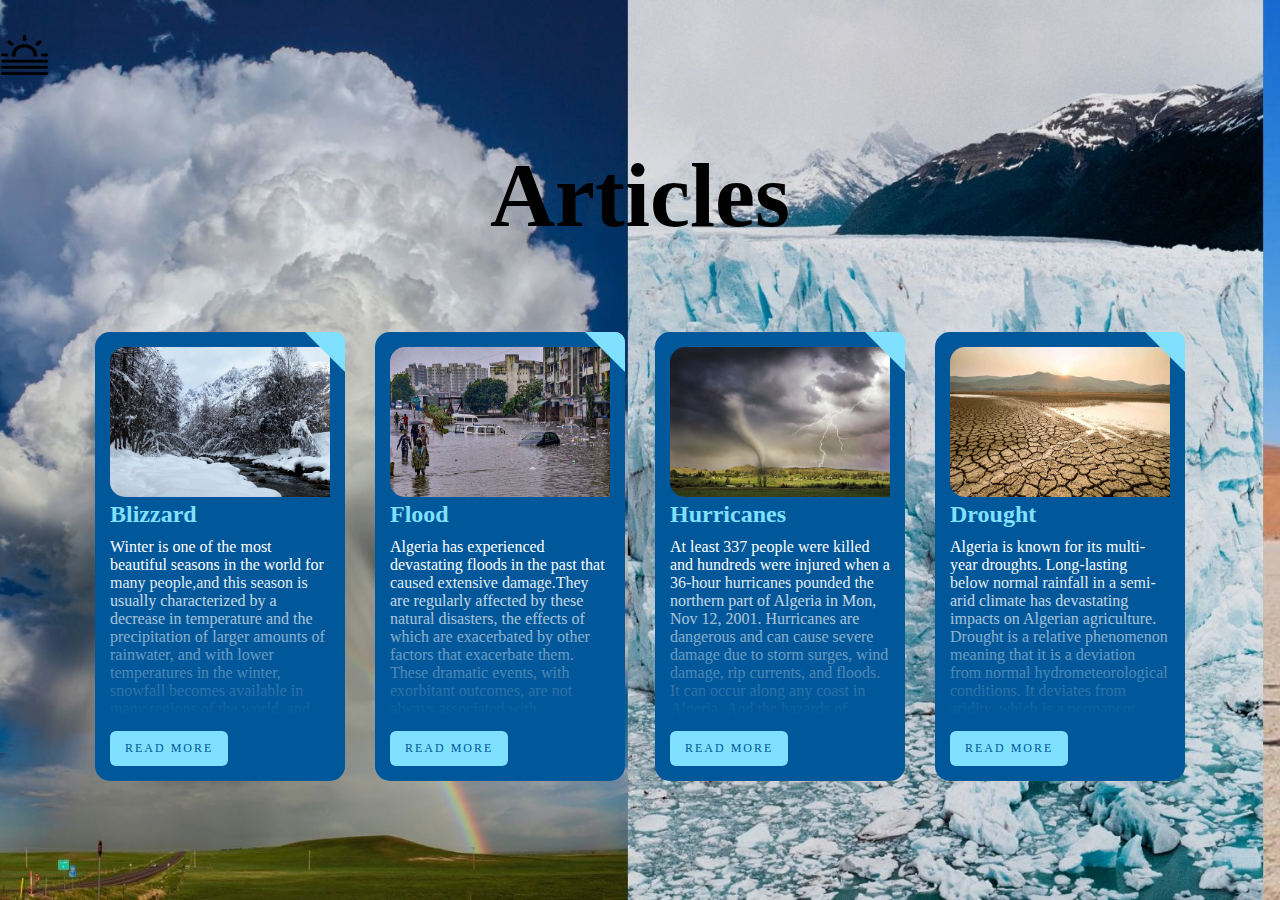
<file: articles.html>
<!DOCTYPE html>
<html lang="en">
<head>
    <meta charset="UTF-8">
    <meta http-equiv="X-UA-Compatible" content="IE=edge">
    <meta name="viewport" content="width=device-width, initial-scale=1.0">
    <link rel="stylesheet" href="./style.css">

    <title>Document</title>
</head>
<body>
    
     
    <div class="container">
            <div class="section-title">
                    <h1 class="app-title">Articles</h1>
            </div>
            <div class="card">
                <div class="image">
                    <img src="./img/img1.png">
                </div>
                <div class="content">
                    <h1>Blizzard</h1>
                    <p>Winter is one of the most beautiful seasons in the world for many people,and this 
                    season is usually characterized by a decrease in temperature and the precipitation of larger amounts of rainwater, and with lower temperatures in the winter, snowfall becomes available in many regions of the world, and snow falls when the temperature drops the atmosphere below zero, which causes some changes to the human lifestyle in the snowfall areas, causing some injuries in snowy conditions, which calls for identifying the most important ways to prevent injuries in snowy conditions, and in this article, we will Take some ways to prevent injuries in snowy conditions:
                    <br>- Stay away from roads where snow accumulates to avoid slipping, especially for those who drive in snowy conditions.
                    <br>- Stay home during a blizzard and only go out when absolutely necessary.
                    <br>- Take all safe measures to generate electrical power in case of interruption from homes, and perform periodic maintenance of electrical generators, and place them in safe places away from home windows.
                    <br>- Equip the house with safety devices, fire detectors, and insulation systems that prevent water or gas from entering the house.</p>
                    <br>
                    <p class="rem">*** GOD SAVE EVERYONE ***</p>
                </div>
                <a class="more"></a>
            </div>

            <div class="card">
                       <div class="image">
                           <img src="./img/img2.png">
                       </div>
                      <div class="content">
                       <h1>Flood</h1>
                         <p>Algeria has experienced devastating floods in the past that caused extensive damage.They are regularly affected by these natural disasters, the effects of which are exacerbated by other factors that exacerbate them. 
                         These dramatic events, with exorbitant outcomes, are not always associated with exceptional climatic situations and occur after seasonal Ra in episodes and are not exceptional. The main event is the floods that affected the Bab El-Oued region (Algeria) on November 10, 2001 which caused one of the most unique and worst crises that resulted in the deaths of more than 800 people, 150 people missing, and the displacement of 30,000 people, in addition to net damage An economic value of more than 250 million euros.
                         It causes significant psychological trauma. The second significant flood, in and around the Algerian oasis of Ghardaia on October 2, 2008, caused by torrential rains killed at least 33 people, injured 50 others and displaced nearly 2,000 families. Several other flood events were recorded in several Algerian cities. 
                         This flood event is often described as rapidly developing events that leave little time for people to take action to minimize damage so we will give some tips for dealing with the situation:
                         <br>- Green roofs/rooftop gardens.
                         <br>- Create flood plains and overflow areas for rivers
                         <br>- Separating rainwater from the sewer system
                         <br>- Install water infiltration and attenuation systems
                         <br>- Keep the sewer system clean, so it can do its job
                         <br>- Hope for the best, but plan or the worst
                         <br>- Improve flood warning mechanisms
                         We can't just leave it up to the government, municipalities, environmentalists or urban planners to put an infrastructure in place to prevent urban flooding. We each of us must make it our personal responsibility to adapt to climate change. Whether it's collecting rainwater or building a garden on top of our roofs, it's imperative that we take the steps necessary to be part of the rainwater management solution.</p>
                         <br>
                         <p class="rem">*** GOD SAVE EVERYONE ***</p>
            </div>
            <a class="more"></a>
           </div>

           <div class="card">
            <div class="image">
                <img src="./img/img3.png">
            </div>
            <div class="content">
            <h1>Hurricanes</h1>
            <p>At least 337 people were killed and hundreds were injured when a 36-hour hurricanes pounded the northern part of Algeria in Mon, Nov 12, 2001.
            Hurricanes are dangerous and can cause severe damage due to storm surges, wind damage, rip currents, and floods. It can occur along any coast in Algeria .And the hazards of hurricanes are numerous and dangerous. Usually, residents have just a few days’ warning before the storm hits, bringing with it heavy rain, flooding, high winds, storm surges (when the storm pushes sea water inland), and possibly even tornadoes.Making protective home upgrades is key to preventing or reducing damage from happening to your property, and protecting your family. There are a number of natural disaster preparation projects ideal for homes that experience occasional to frequent storms:
            <br>-When a hurricane warning is issued, rush to the nearest store. As much as possible, keep the following things close at hand : Extra batteries,Candles or lamps with fuel,Matches,Materials and tools for emergency home repairs–such as heavy plastic sheeting, plywood, a hammer...,Food that you don’t have to refrigerate or cook,First aid supplies,A portable NOAA weather radio,A wrench and other basic tools.
            <br>-Some of these helpful storm protection upgrades include installing impact-resistant doors, hurricane shutters, roof braces, and water barriers (where flooding is a concern).
            <br>-The term “impact resistant" refers to shutters, windows, and doors that have been proven to resist the impact from large windborne debris. The strongest impact-resistant windows are capable of withstanding storm winds of up to 200 miles per hour. While impact-resistant windows and doors are more expensive, some insurance companies offer substantial premium discounts. Plus, they will save on utilities with better insulated homes.
            <br>Severe storms drain electrical power, making it unavailable for days, weeks, and even months on end. Having a backup generator ensures you get power, even after the fiercest storm.
            </p>
            <br>
            <p class="rem">*** GOD SAVE EVERYONE ***</p>
            </div>
            <a class="more"></a>
          </div>
      

           <div class="card">
             <div class="image">
                <img src="./img/img4.png">
            </div>
            <div class="content">
            <h1>Drought</h1>
            <p>Algeria is known for its multi-year droughts. Long-lasting below normal rainfall in a semi-arid climate has devastating impacts on Algerian agriculture.
            Drought is a relative phenomenon meaning that it is a deviation from normal hydrometeorological conditions. It deviates from aridity, which is a permanent feature of a dry climate (in this study low average rainfall), and is not water scarcity (long-term unsustainable use of water resources).Drought causes great difficulty due to lack of water for drinking, cleaning and irrigation of crops. If you live in a drought-prone area, it will be helpful to take some steps to ensure that you and your community are as prepared as possible in the event of a drought.
            Serious droughts can result in water shortages that could last weeks or months. With proper rationing and conservation, however, you and your household can hold out for several weeks on stored drinking water. If you live in a drought-prone area, it would be a good idea to have a plan in place for what you'll do in the event of a drought. By drawing up a plan, you and your family can be prepared for when a drought does hit:
            <br>-Make sure everyone in your house knows the limits on water usage in the event of a drought.
            <br>-keep some extra water stocked in case of a medical emergency. If someone gets sick or injured, they'll need to drink more to stay hydrated. You also will need the water to clean any wounds.
            <br>-If a situation gets dire and drinking water is getting scarce, don't ration to the point of dehydration. Lost hikers have been found dying of dehydration when they still had water left because they were trying to conserve. Drink what you need to stay alive.
            <br>-Thousands of gallons of water fall on your property every year. Take advantage of this by harvesting some of it. You can stock this rainwater for drought-conditions by using it to water your lawn and cleaning. In the meantime, you can use it to take a good chunk out of your water bill. Installing one is easy.
            <br>-Check for and repair any leaks in your home.
            </p>
            <br>
            <p class="rem">*** GOD SAVE EVERYONE ***</p>
            </div>
            <a class="more"></a>
          </div>
    </div> 
    <div class="containernnav">
      <nav class="header__nav nav-bar">
        
          <div class="toggle-menu">
            <img src="./icons/Icon metro-weather.png">
            
          </div>
          <ul class="nav-list">
            <li class="nav-list-item"><a href="./index.html" target="_self"><img src="./icons/Icon awesome-home.png"></a></li>
            <li class="nav-list-item"> <a href="./siteweather.html"><img src="./icons/Icon material-watch-later.png"></a></li>
            <li class="nav-list-item">
              <a href ="articles.html" target="_self"><img src="./icons/Icon open-spreadsheet.png"> </a>
            </li>
            <li class="nav-list-item"><a href="./favo.html"><img src="./icons/Icon material-favorite.png"></a></li>
            <li class="nav-list-item">
              <a href="./Team.html"><img src="./icons/Icon open-people.png"></a>
            </li>
          </ul>
        </nav>
      </div>
         

</body>
<script>
    let more=document.querySelectorAll('.more');
for (let i = 0; i < more.length; i++) {
	more[i].addEventListener('click',function () {
		more[i].parentNode.classList.toggle('active')
	})
};
let toggleButton = document.querySelector('.toggle-menu');
let navBar = document.querySelector('.nav-bar');
toggleButton.addEventListener('click', function () {
	navBar.classList.toggle('toggle');
});
</script>

</html>
</file>
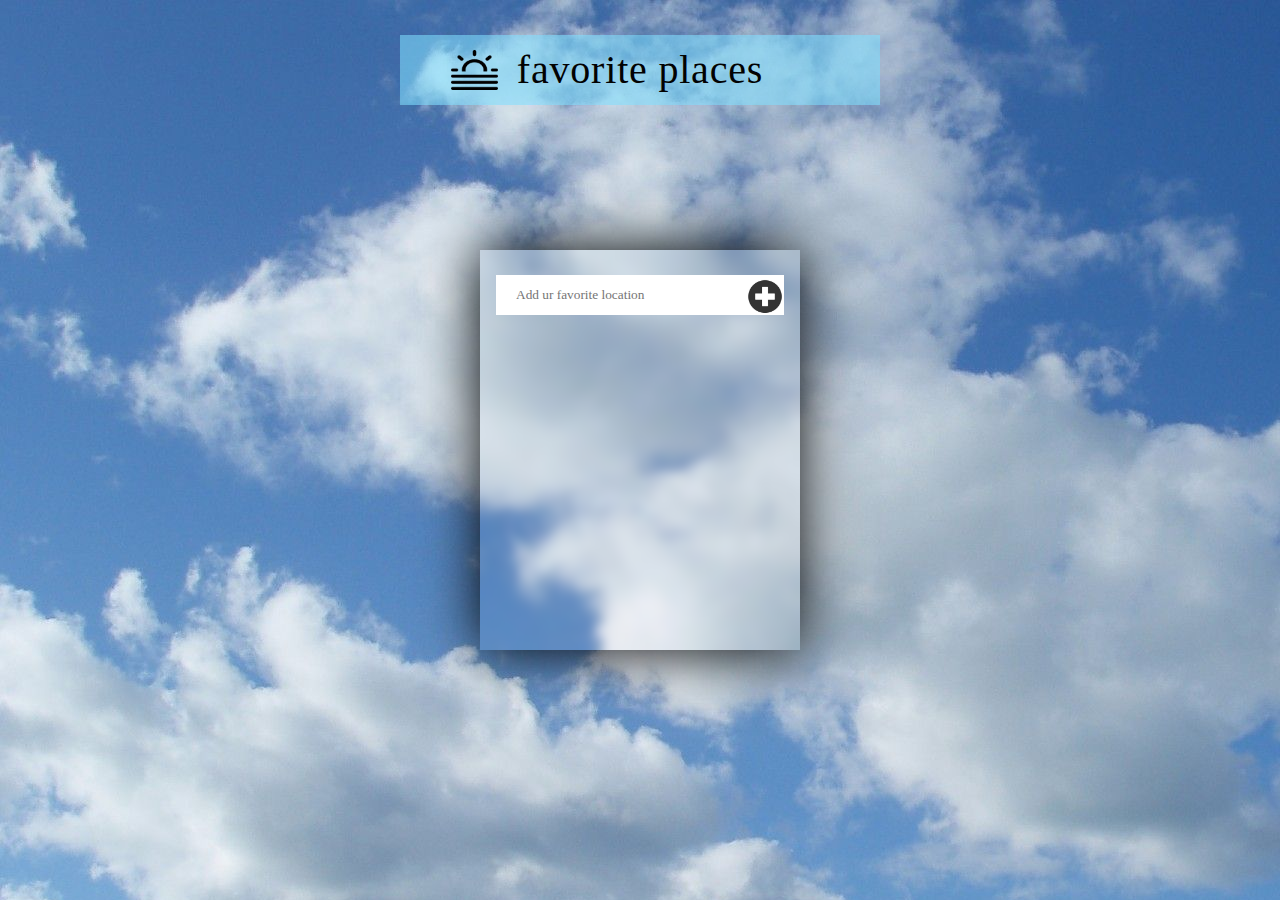
<file: favo.html>
<!DOCTYPE html>
<html lang="en">
<head>
    <meta charset="UTF-8">
    <meta http-equiv="X-UA-Compatible" content="IE=edge">
    <meta name="viewport" content="width=device-width, initial-scale=1.0">

    <link rel="stylesheet" href="favo.css">
    
    <title>weather | fav</title>
</head>
<body>
  <div class="containernnav">
    <nav class="header__nav nav-bar">
      
        <div class="toggle-menu">
          <img src="./icons/Icon metro-weather.png">
          
        </div>
        <ul class="nav-list">
          <li class="nav-list-item"><a href="./index.html" target="_self"><img src="./icons/Icon awesome-home.png"></a></li>
          <li class="nav-list-item"> <a href="./siteweather.html"><img src="./icons/Icon material-watch-later.png"></a></li>
          <li class="nav-list-item">
            <a href ="articles.html" target="_self"><img src="./icons/Icon open-spreadsheet.png"> </a>
          </li>
          <li class="nav-list-item"><a href="./favo.html"><img src="./icons/Icon material-favorite.png"></a></li>
          <li class="nav-list-item">
            <a href="./Team.html"><img src="./icons/Icon open-people.png"></a>
          </li>
        </ul>
      </nav>
    </div>
        <p class="app-title">favorite places </p>
    <div class="container">
      <input
      id="search"
      type="text"
      class="addtxt" 
      placeholder="Add ur favorite location"
      autocomplete="off"/>
		<button class="addBtn" onclick="addElement()">
			<img src="./img/plus.png">
		</button>
		<div class="list">
        </div>
		</div>
</body>
<script src="favo.js"></script>



</html>
</file>
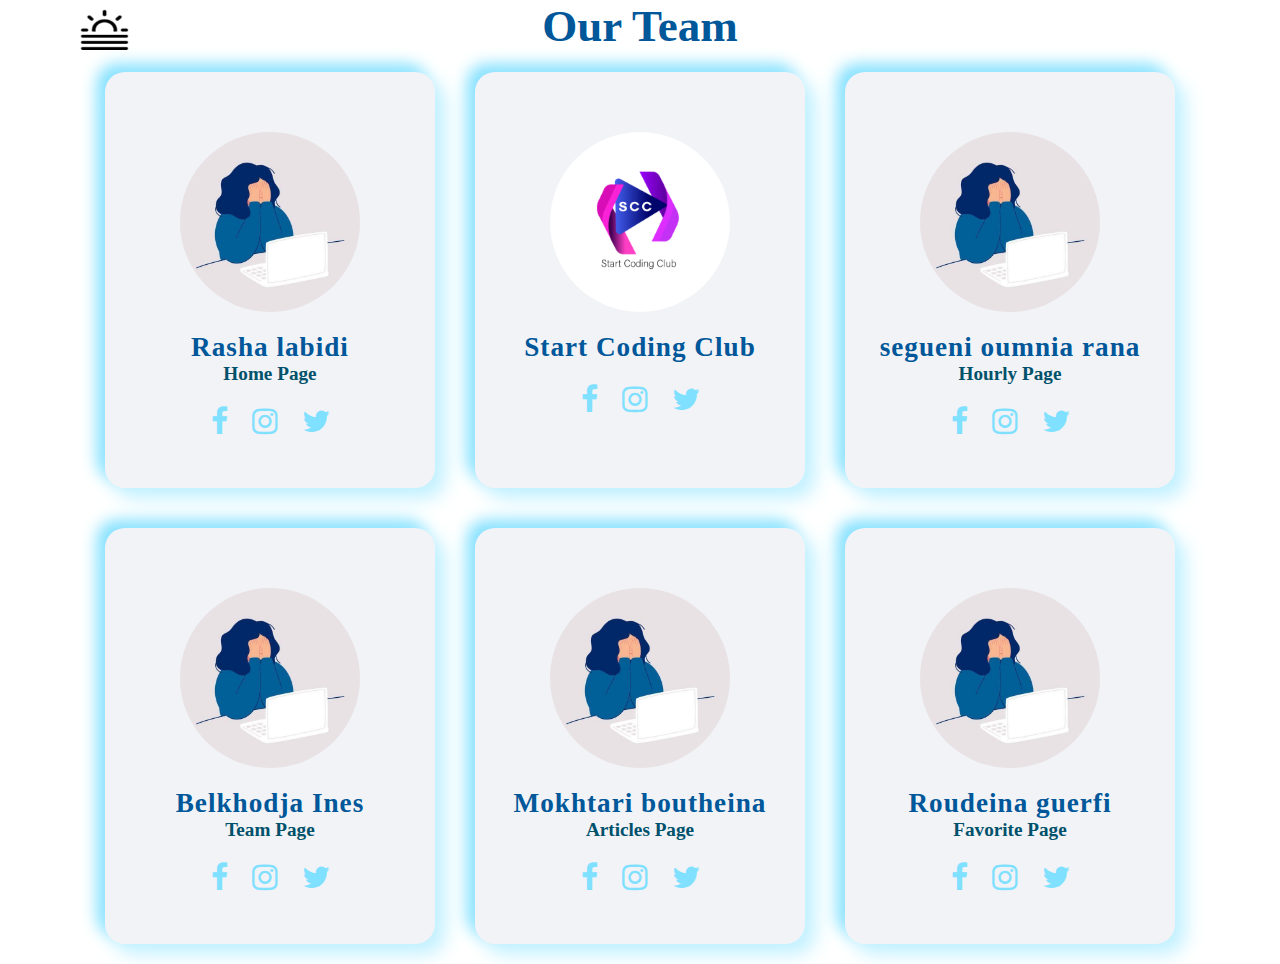
<file: Team.html>
<!DOCTYPE html>
<html lang="en">
<head>
   <meta charset="UTF-8">
   <meta http-equiv="X-UA-Compatible" content="IE=edge">
         <meta name="viewport" content="width=device-width, initial-scale=1.0">
   <link rel="stylesheet" href="https://cdnjs.cloudflare.com/ajax/libs/font-awesome/4.7.0/css/font-awesome.css"/>
                    <link rel="stylesheet" href="team.css">
   <title>Team sec</title>


</head>
<body>
    <div class="containernnav">
        <nav class="header__nav nav-bar">
          
            <div class="toggle-menu">
              <img src="./icons/Icon metro-weather.png">
              
            </div>
            <ul class="nav-list">
              <li class="nav-list-item"><a href="./index.html" target="_self"><img src="./icons/Icon awesome-home.png"></a></li>
              <li class="nav-list-item"> <a href="./siteweather.html"><img src="./icons/Icon material-watch-later.png"></a></li>
              <li class="nav-list-item">
                <a href ="articles.html" target="_self"><img src="./icons/Icon open-spreadsheet.png"> </a>
              </li>
              <li class="nav-list-item"><a href="./favo.html"><img src="./icons/Icon material-favorite.png"></a></li>
              <li class="nav-list-item">
                <a href="./Team.html"><img src="./icons/Icon open-people.png"></a>
              </li>
            </ul>
          </nav>
        </div>    
     


   <div class="container1">
    <div class="titlet">
            <h1>Our Team</h1> 
        </div>
    <div class="container">
        
      
        <div class="card">
            <div class="content">
                <div class="imgBx">
                    <img src="./img/129897664_995724124271289_5512700274134012696_n.jpg" alt="">
                </div>
                <div class="contentBx">
                    <h4>Rasha labidi</h4>
                    <h5> Home Page</h5>
                </div>
                <div class="sci">
                    <a href="https://www.facebook.com/profile.php?id=100015011318117"><i class="fa fa-facebook" aria-hidden="true"></i></a>
            <a href="https://www.instagram.com/vanilla_js_/?fbclid=IwAR2XiRa8wyRIR59Z4SKYvwRdmeftBo6JPeE9psOn7QEFnfcags9wpGr73uA"><i class="fa fa-instagram" aria-hidden="true"></i></a>
             <a href="https://twitter.com/rashalabidi"><i class="fa fa-twitter" aria-hidden="true"></i></a>
                </div>
            </div>
        </div>
        <div class="card">
            <div class="content">
                <div class="imgBx">
                    <img src="./img/191429151_100870405547899_1902971111849640861_n.png" alt="">
                </div>
                <div class="contentBx">
                    <h4>Start Coding Club</h4>
                    <!-- <h5>Developer</h5> -->
                </div>
                <div class="sci">
                    <a href="https://www.facebook.com/Start-Coding-Club-100869968881276"><i class="fa fa-facebook" aria-hidden="true"></i></a>
             <a href="https://www.instagram.com/startcodingclub/"><i class="fa fa-instagram" aria-hidden="true"></i></a>
         <a href="#"><i class="fa fa-twitter" aria-hidden="true"></i></a>
            </div>
            </div>
        </div>
        <div class="card">
            <div class="content">
                <div class="imgBx">
                    <img src="./img/129897664_995724124271289_5512700274134012696_n.jpg" alt="">
                </div>
                <div class="contentBx">
                    <h4>segueni oumnia rana</h4>
                    <h5>Hourly Page</h5>
                </div>
                <div class="sci">
                 <a href="https://www.facebook.com/oum.nia.12576049"><i class="fa fa-facebook" aria-hidden="true"></i></a>
            <a href="https://instagram.com/oumn_ia16?utm_medium=copy_link"><i class="fa fa-instagram" aria-hidden="true"></i></a>
                        <a href="#"><i class="fa fa-twitter" aria-hidden="true"></i></a>
                </div>
            </div>
        </div>
        <div class="container">
<div class="card">
            <div class="content">
                <div class="imgBx">
         <img src="./img/129897664_995724124271289_5512700274134012696_n.jpg" alt="">
            </div>
                <div class="contentBx">
                    <h4>Belkhodja Ines</h4>
                    <h5>Team Page</h5>
                </div>
                <div class="sci">
                    <a href="https://www.facebook.com/nari.iness"><i class="fa fa-facebook" aria-hidden="true"></i></a>
    <a href="https://instagram.com/arines_nes?utm_medium=copy_link"><i class="fa fa-instagram" aria-hidden="true"></i></a>
            <a href="#"><i class="fa fa-twitter" aria-hidden="true"></i></a>
                </div>
            </div>
        </div>
        <div class="card">
            <div class="content">
                <div class="imgBx">
                    <img src="./img/129897664_995724124271289_5512700274134012696_n.jpg" alt="">
                </div>
                <div class="contentBx">
                    <h4>Mokhtari boutheina</h4>
                    <h5>Articles Page</h5>
                </div>
                <div class="sci">
                    <a href="https://www.facebook.com/profile.php?id=100038933086478"><i class="fa fa-facebook" aria-hidden="true"></i></a>
                    <a href="https://www.instagram.com/mb_designs12/"><i class="fa fa-instagram" aria-hidden="true"></i></a>
                    <a href="#"><i class="fa fa-twitter" aria-hidden="true"></i></a>
                </div>
            </div>
        </div>
        <div class="card">
            <div class="content">
                <div class="imgBx">
                    <img src="./img/129897664_995724124271289_5512700274134012696_n.jpg" alt="">
                </div>
                <div class="contentBx">
                    <h4>Roudeina guerfi</h4>
                    <h5>Favorite Page</h5>
                </div>
                <div class="sci">
     <a href="https://www.facebook.com/idor.comp"><i class="fa fa-facebook" aria-hidden="true"></i></a>
                    <a href="https://www.instagram.com/thisisrody/"><i class="fa fa-instagram" aria-hidden="true"></i></a>
                       <a href="#"><i class="fa fa-twitter" aria-hidden="true"></i></a>
                </div>
            </div>
        </div>
    </div>
    </div>
</body>
<script>
    var toggleButton = document.querySelector('.toggle-menu');
var navBar = document.querySelector('.nav-bar');
toggleButton.addEventListener('click', function () {
	navBar.classList.toggle('toggle');
});
</script>
</html>
</file>
<file: style.css>
/*#80e0ff
#bff0ff
#00516b 
#005799 */
*{
	margin: 0;
	padding: 0;
	box-sizing: border-box;
	font-family: 'Habibi', serif;
}
body{
	background: rgba(0, 0, 0, 0.09) url("./img/bg.jpg")  ;
	background-size:cover;
	height:auto;
	background-blend-mode: darken;
    display:flex;
	justify-content: center;
	align-items: center;
	min-height: 100vh;

}

/* .loader{
	position: fixed;
	top: 0;
	left: 0;
	background: #80e0ff;
	height: 100%;
	width: 100%;
	display: flex;
	justify-content: center;
	align-items: center;

}

.disppear{
	animation: boubi 5s forwards;
}

@keyframes boubi{
    100%{
    	opacity: 0;
    	visibility: hidden;
    }
} */



.section-title{
	flex: 0 0 100%;
	max-width: 100%;
	margin-bottom: 30px;
	color:#80e0ff ;
}
.app-title  {
	text-align: center;
	padding: 5px;
	margin: 35px 400px;
	font-size:  2.5em;
	color:black;
	
   
  
  }

.section-title{
    text-align: center;
    font-size: 36px;

}

.container{
	display: flex;
	position: relative;
	justify-content: center;
	align-items: center;
	width: 2000px;
	flex-wrap: wrap;
}


.container .card{
	position: relative;
	width: 250px;
	padding: 15px;
	margin: 15px;
	background: #005799;
	border-radius: 15px;
}

.container .card .image img{
	width: 240px;
	height: 150px;
	padding-right: 20px;
	border-radius: 15px;
}

.container .card::before{
    content: '';
    position: absolute;
    top: 0;
    right: 0;
    border: 20px solid transparent;
    border-top: 20px solid #80e0ff;
    border-right: 20px solid #80e0ff;
    border-top-right-radius: 10px;
}

.container .card.active::before{
	    border-top: 20px solid #005799;
        border-right: 20px solid #005799;
}


.container .card .content {
	position: relative;
	height: 215px;
	overflow: hidden;
}

.container .card.active{
	height:auto;
	width:1000px;
	background-color:#80e0ff;
}

.container .card.active .content{
    height: auto;
    width: 950px;
}

.container .card.active .image img{
    width: 700px;
	height: 250px;
	padding-left:270px;
	padding-top:20px;
}

.container .card .content::before{
	content: '';
	position: absolute;
	bottom: 0;
	left: 0;
	width: 100%;
	height: 150px;
	background: linear-gradient(transparent,#005799);

}

.container .card.active .content::before{
	display: none;
}

.container .card .content h1{
	color: #80e0ff;
	font-size: 1.5rem;
	font-weight: 600;
	margin-bottom: 10px;
}

.container .card.active .content h1{
   font-size:2.5rem;
   color:#005799;
}

.container .card .content p{
	color: white;
	font-weight: 300;
}
.container .card.active .content p{
    color: #005799;
}

.container .card .more{
	position: relative;
	padding: 10px 15px;
	background: #80e0ff;
	margin-top: 15px;
	display: inline-block;
	cursor: pointer;
	border-radius: 6px;
	text-transform: uppercase;
	color: #005799;
	font-weight: 500;
	font-size: 12px;
	letter-spacing: 2px;
}
.container .card.active .more{
	background: #005799;
	color:#80e0ff;
}
.container .card .more::before{
	content: 'Read more';
}

.container .card.active .more::before{
	content: 'Read less';
}

.container .card .rem{
   text-align: center;
}
.containernav {
	width: 100%;
	height: 100%;
	background: #000428;
	background: -webkit-linear-gradient(to right, #004e92, #000428);
	/* Chrome 10-25, Safari 5.1-6 */
	background: linear-gradient(to right, #004e92, #000428);
	/* W3C, IE 10+/ Edge, Firefox 16+, Chrome 26+, Opera 12+, Safari 7+ */

	background-size: 400% 400%;
	position: relative;
}

.nav-bar {
	position: absolute;
	background-color: #80dfff91;
	top: 0;
	right: 100%;
	height: 100vh;
	width: 60px;
	display: flex;
	justify-content: center;
	align-items: center;
	transition: position 2.9s;
	-webkit-transition: position 2.9s;
	-moz-transition: position 2.9s;
	-ms-transition: position 2.9s;
	-o-transition: position 2.9s;
}
a {
display:block;
text-align: center;
cursor: pointer;
 margin: 0px;
padding: 0px; 
}
 a img{
width: 25px;
}

.toggle {
	left: 0;
	box-shadow: 1px 0 15px 2px rgba(0, 0, 0, 0.4);

}

.toggle-menu {
	position: absolute;
	top: 30px;
	left: 60px;
	width: 50px;
	height: 50px;
	display: flex;
	flex-direction: column;
	justify-content: space-around;
     padding: 2px 2px 2px 1px;
	cursor: pointer;
	
}


.toggle .toggle-menu {
 opacity: 0.2;
  
}

.nav-list {
	list-style: none;
  
}

.nav-list-item {
	text-align: center;
	padding: 10px 0;
}
@media(max-width: 1024px){
	html{
		overflow-x: hidden;
	}
	.container{
		display: flex;
		flex-direction: column;
		margin:100px auto ;
	}
	.container .card.active{
	    position: relative;
	    width:400px;

    }
	.container .card.active .content{
		height: auto;
        width: 350px;
	}
    .section-title{
        padding-top: 22px;
        font-size: 30px;

     }
     .container .card.active .image img{
          width: 370px;
	      height: 200px;
	      padding-left:20px;
	      padding-top:20px;
	      padding-bottom: 25px;
         }
} 
@media(max-width: 767px){
	html{
		overflow-x: hidden;
	}
	.container .card.active{
	    width:400px;
	}

	.container .card.active .content{
		height: auto;
        width: 350px;
	}
    .section-title{
        padding-top: 22px;
        font-size: 30px;

    }
    .container .card.active .image img{
          width: 370px;
	      height: 200px;
	      padding-left:20px;
	      padding-top:20px;
	      padding-bottom: 25px;
    }
	.container{
		display: flex;
		flex-direction: column;
		margin:100px auto ;
	}
}
/* @media(max-width: 1124px){
	.container .card{
        margin: 70px;
	}

	.container .card.active{
	    width:400px;
	}

	.container .card.active .content{
		height: auto;
        width: 350px;
	}
    .section-title{
        padding-top: 22px;
        font-size: 30px;

    }
    .container .card.active .image img{
          width: 370px;
	      height: 200px;
	      padding-left:20px;
	      padding-top:20px;
	      padding-bottom: 25px;
    }
} */
</file>
<file: favo.css>
.app-title  {
	text-align: center;
	padding: 5px;
	margin: 35px 400px;
	font-size:  2.5em;
	color: #020202;
	background-color: #80dfff91;
   
  
  }

.container{
	position: absolute;
	height: 25pc;
	width: 20pc;
	margin: auto;
	top: 0;
	right: 0;
	left: 0;
	bottom: 0;
	backdrop-filter: blur(5px);
	box-shadow: 0 0 55px black;
}
.addtxt{
	position: absolute;
	height: 5px;
	width: 90%;
	margin: auto;
	top: 25px;
	right: 0;
	left: 0;
	outline: none;
	border: none;
	padding: 20px;
	padding-right: 50px;
}
.addBtn{
	position: absolute;
	height: 40px;
	width: 40px;
	margin: auto;
	top: 23px;
	right: 15px;
	cursor: pointer;
	background: transparent;
	outline: none;
	border: 0;
}
.addBtn img{
	position: absolute;
	height: 40px;
	width: auto;
	margin: auto;
	top: 10px;
	right: 0;
	left: 0;
	bottom: 0;

}
.list{
	position: absolute;
	height: 75%;
	width: 100%;
	margin: auto;
	right: 0;
	left: 0;
	bottom: 0;
	overflow-y:  scroll;
	overflow-x: hidden;
}
.list::-webkit-scrollbar{
	-webkit-appearance: none;
	appearance: none;
}
.element{
	position: relative;
	height: fit-content;
	width: 70%;
	right: 0;
	text-align: left;
	transition: 0.2s;
	padding: 10px;
	background: #fff;
	cursor: pointer;
	border-radius: 5px;
	/* padding-right: 70px; */
	word-wrap: break-word;
	font-family:  -apple-system, blinkmacsystemfont, "segoe UI", roboto, oxygen, ubuntu, cantarell, "open sans", "Helvetica Neue", sans-serif;
}
/* .tick{
	position: absolute;
	margin: auto;
	height: 20px;
	top: 0;
	bottom: 0;
	right: 50px;
} */
.dustbin{
	position: absolute;
	margin: auto;
	height: 30px;
	top: 0;
	bottom: 0;
	right: 10px; 
	filter: greyscale(1);
}


*{
    margin: 0;
    padding: 0;
    box-sizing: border-box;
    font-family: 'Habibi', serif;
   overflow: hidden;   /*Hide scrollbars */
  
}
body {
background: url("./img/b.jpg");
  letter-spacing: 0.05rem;
  line-height: 1.5;
}

.containernav {
	width: 100%;
	height: 100vh;
	background: #000428;
	background: -webkit-linear-gradient(to right, #004e92, #000428);
	/* Chrome 10-25, Safari 5.1-6 */
	background: linear-gradient(to right, #004e92, #000428);
	/* W3C, IE 10+/ Edge, Firefox 16+, Chrome 26+, Opera 12+, Safari 7+ */

	background-size: 400% 400%;
	position: relative;
}

.nav-bar {
	position: absolute;
	background-color: #80dfff91;
	top: 0;
	right: 100%;
	height: 100vh;
	width: 60px;
	display: flex;
	justify-content: center;
	align-items: center;
	transition: position 2.9s;
	-webkit-transition: position 2.9s;
	-moz-transition: position 2.9s;
	-ms-transition: position 2.9s;
	-o-transition: position 2.9s;
}
a 
{
display:block;
text-align: center;
cursor: pointer;
 margin: 0px;
padding: 0px; 
}
 a img{
width: 25px;
}

.toggle {
	left: 0;
	box-shadow: 1px 0 15px 2px rgba(0, 0, 0, 0.4);

}

.toggle-menu {
	
	position: fixed;
	top: 45px;
	left: 450px;
	width: 50px;
	height: 50px;
	display: flex;
	flex-direction: column;
	justify-content: space-around;
  padding: 2px 2px 2px 1px;
	cursor: pointer;
	
}


.toggle .toggle-menu {
 opacity: 0.2;
  
}

.nav-list {
	list-style: none;
  
}

.nav-list-item {
	text-align: center;
	padding: 10px 0;
}

@media (min-width: 768px) and (max-width: 1024px) {
	.app-title  {
		text-align: center; 
	   margin: 5px 20px;
	   font-size:  2.5em;
	   padding: 5px;
	   margin: 35px auto;
	   color: #020202;
	   background-color: #80dfff91;
	   
	 }
	   .toggle-menu {
		 
		 position: fixed;
		 top: 35px;
		 left: 25px;
		 width: 40px;
		 height: 40px;
	 
	   }
	   .container{
		margin: 150px auto;
	
	}
}

@media (max-width: 767px) {

  
  .app-title  {
	 text-align: center; 
	margin: 5px 20px;
	font-size:  1.5em;
	padding: 5px;
	margin: 35px auto;
	color: #020202;
	background-color: #80dfff91;
	
  }
	.toggle-menu {
	  
	  position: fixed;
	  top: 35px;
	  left: 25px;
	  width: 40px;
	  height: 40px;
	}
	.container{
		margin: 150px auto;
	
	}
	
}
</file>
<file: team.css>
*{
   margin: 0;
   padding: 0;
   box-sizing: border-box;
   font-family: 'Habibi', serif;
  
 
}



body
{
   display: flex;
   justify-content: center;
   align-items: center;
   min-height: 100vh;
   width: 100%;
   background: #ffffff;
}

.section-title{
 text-align: center;
 padding-bottom: 30px;
 position: relative;
}

.titlet h1{
   text-align: center;
   color: #005799;
   font-size: 45px;

}
.container1
{
   
   display: flex;
   justify-content: center;
   align-items: center;
   flex-wrap: wrap;
}

.container
{
   
   display: flex;
   justify-content: center;
   align-items: center;
   flex-wrap: wrap;
}

.container .card{
   width: 330px;
   height: 416px;
   padding: 60px 30px;
   margin: 20px;
   background: #f2f3f7;
   box-shadow: 0.6em 0.6em 1.2em #bff0ff,
               -0.5em -0.5em 1em #80e0ff;
   border-radius: 20px;
}
.container .card .content{
   display: flex;
   justify-content: center;
   align-items: center;
   flex-direction: column;
}
.container .card .content .imgBx
{
   width: 180px;
   height: 180px;
   border-radius: 50%;
   position: relative;
   margin-bottom: 20px;
   overflow: hidden;
}
.container .card .content .imgBx img
{
   position: absolute;
   top: 0;
   left: 0;
   width: 100%;
   height: 100%;
   object-fit: cover;
}
.container .card .content .contentBx h4{
   color: #005799;
   font-size: 1.7rem;
   font-weight: bold;
   text-align: center;
   letter-spacing: 1px;
}
.container .card .content .contentBx h5
{
   color: #00516b;
   font-size: 1.2rem;
   font-weight: bold;
   text-align: center;
}
.container .card .content .sci {
   margin-top: 20px;
}
.container .card .content .sci a
{
   text-decoration: none;
   color: #80e0ff;
   font-size: 30px;
   margin: 10px;
   transition: color 0.4s;
}
.container .card .content .sci a:hover
{
   color: #bff0ff;
}

.containernav {
   width: 100%;
   height: 100vh;
   background: #000428;
   background: -webkit-linear-gradient(to right, #004e92, #000428);
   /* Chrome 10-25, Safari 5.1-6 */
   background: linear-gradient(to right, #004e92, #000428);
   /* W3C, IE 10+/ Edge, Firefox 16+, Chrome 26+, Opera 12+, Safari 7+ */
 
   background-size: 400% 400%;
   position: relative;
 }
 
 .nav-bar {
   position: absolute;
   background-color: #80dfff91;
   top: 0;
   right: 100%;
   height: 100vh;
   width: 60px;
   display: flex;
   justify-content: center;
   align-items: center;
   transition: position 2.9s;
   -webkit-transition: position 2.9s;
   -moz-transition: position 2.9s;
   -ms-transition: position 2.9s;
   -o-transition: position 2.9s;
 }
 .nav-bar a 
 {
 display:block;
 text-align: center;
 cursor: pointer;
 margin: 0px;
 padding: 0px; 
 }
 .nav-bar a img{
 width: 25px;
 }
 
 .toggle {
   left: 0;
   box-shadow: 1px 0 15px 2px rgba(0, 0, 0, 0.4);
 
 }
 
 .toggle-menu {
   
   position: fixed;
   top: 5px;
   left: 80px;
   width: 50px;
   height: 50px;
   display: flex;
   flex-direction: column;
   justify-content: space-around;
  padding: 2px 2px 2px 1px;
   cursor: pointer;
   
 }
 
 
 .toggle .toggle-menu {
 opacity: 0.2;
  
 }
 
 .nav-list {
   list-style: none;
  
 }
 
 .nav-list-item {
   text-align: center;
   padding: 10px 0;
 }
</file>
